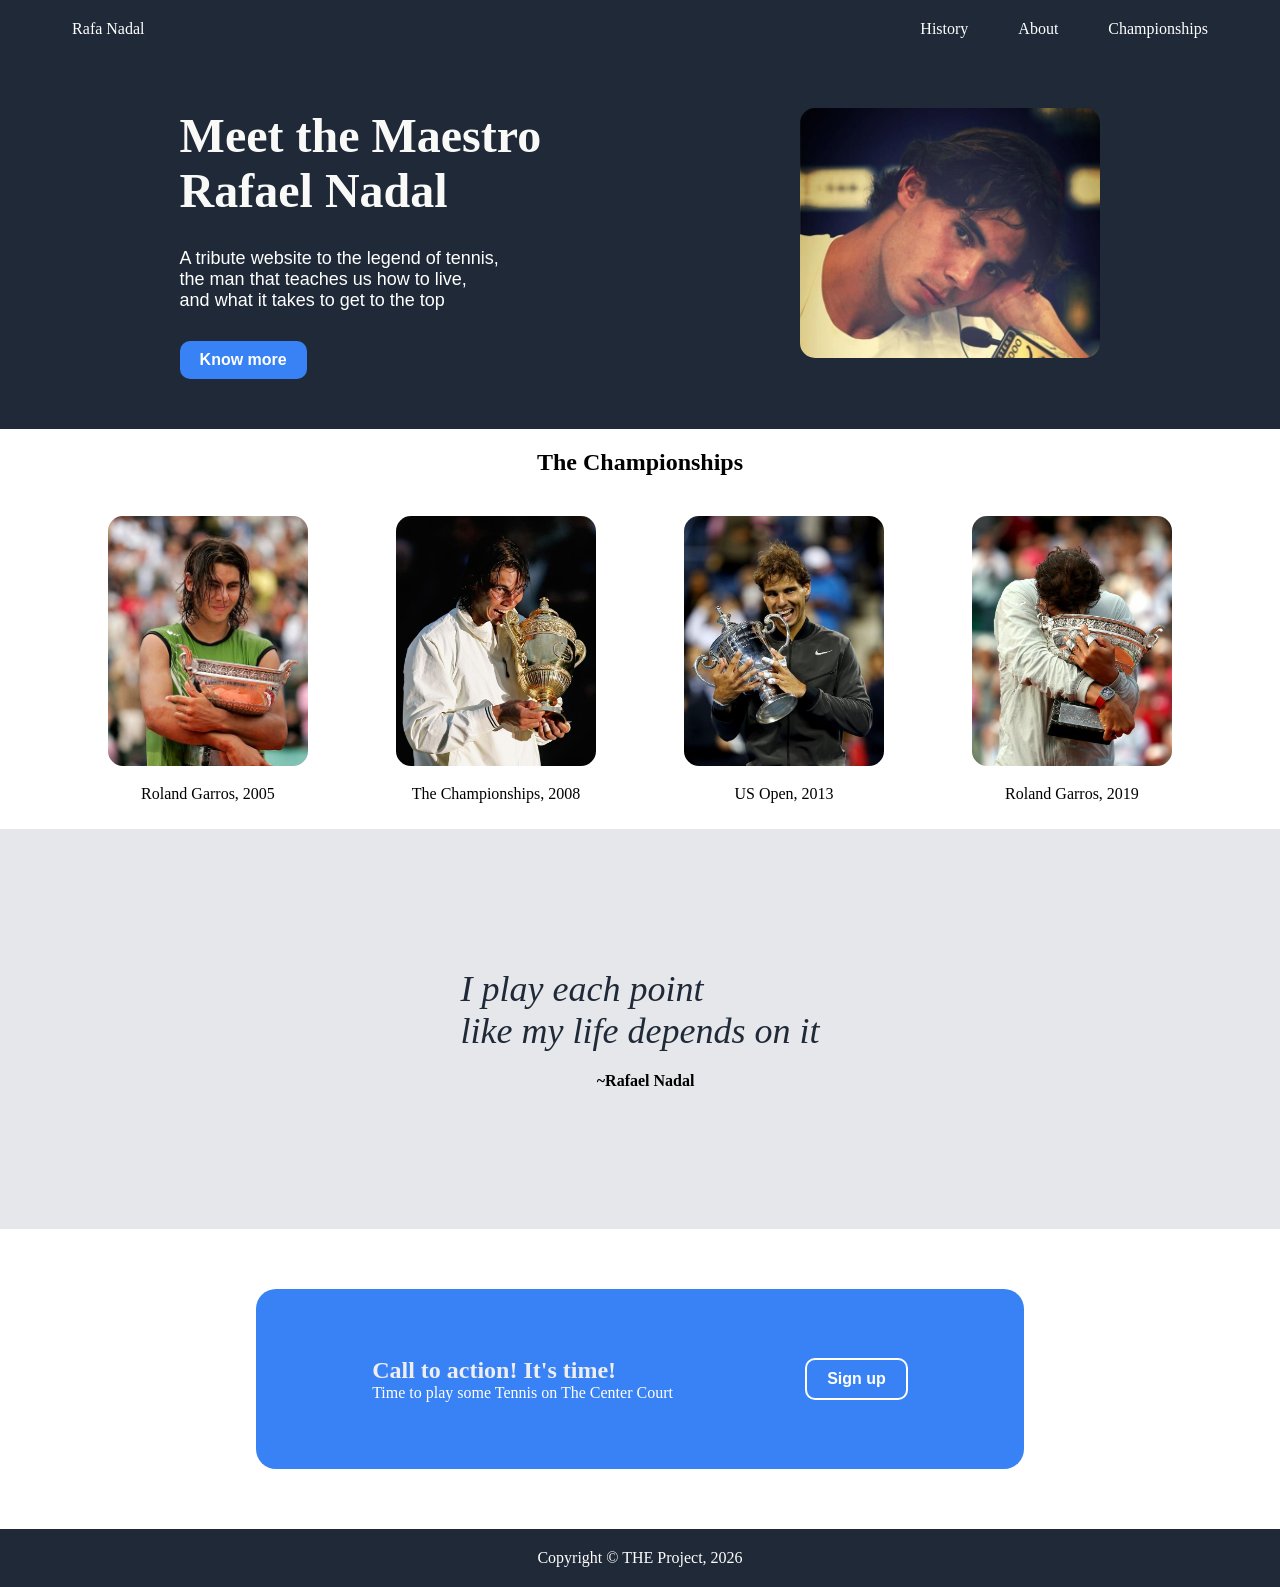
<file: index.html>
<!doctype html>
<html lang="en">
  <head>
    <meta charset="UTF-8" />
    <meta name="viewport" content="width=device-width, initial-scale=1.0" />
    <link rel="stylesheet" href="src/styles.css" />
    <title>Rafael Nadal | Tennis Maestro</title>
  </head>
  <body>
    <nav>
      <div id="logo">
        <p>Rafa Nadal</p>
      </div>
      <div id="nav-section">
        <p>History</p>
        <p>About</p>
        <p>Championships</p>
      </div>
    </nav>
    <header>
      <div>
        <h1>
          Meet the Maestro <br />
          Rafael Nadal
        </h1>
        <p class="hero-desc">
          A tribute website to the legend of tennis,<br />the man that teaches us how to live,<br />and
          what it takes to get to the top
        </p>
        <button>Know more</button>
      </div>
      <img src="assets/hero-bg.jpg" alt="Rafa at a press conference" id="hero-img" />
    </header>
    <section id="championships-section">
      <h2>The Championships</h2>
      <div id="cards-section">
        <figure class="cards">
          <img src="assets/rg-2005.jpg" alt="Championships 1" />
          <figcaption>Roland Garros, 2005</figcaption>
        </figure>
        <figure class="cards">
          <img src="assets/wimbledon-2008.jpg" alt="Championships 1" />
          <figcaption>The Championships, 2008</figcaption>
        </figure>
        <figure class="cards">
          <img src="assets/uso-2013.jpg" alt="Championships 1" />
          <figcaption>US Open, 2013</figcaption>
        </figure>
        <figure class="cards">
          <img src="assets/rg-2019.jpg" alt="Championships 1" />
          <figcaption>Roland Garros, 2019</figcaption>
        </figure>
      </div>
    </section>
    <section id="quote-section">
      <div class="quote-content">
        <h3>I play each point <br />like my life depends on it</h3>
        <p class="quote-attribute">~Rafael Nadal</p>
      </div>
    </section>
    <section id="cta">
      <div id="cta-content">
        <div>
          <h4>Call to action! It's time!</h4>
          <p>Time to play some Tennis on The Center Court</p>
        </div>
        <div>
          <button>Sign up</button>
        </div>
      </div>
    </section>
    <footer>
      <p>Copyright &copy THE Project, 2026</p>
    </footer>
  </body>
</html>
</file>
<file: src/styles.css>
* {
  font-family: Georgia, 'Times New Roman', Times, serif;
  margin: 0;
  padding: 0;
  box-sizing: border-box;
}

/* TYPE SELECTORs */
nav,
header,
footer {
  background-color: #1f2937;
  color: white;
}

h1 {
  font-size: 48px;
  font-weight: 900;
  color: #f9faf8;
}

h2 {
  margin-bottom: 40px;
}

h3 {
  font-size: 36px;
  font-weight: 300;
  color: #1f2937;
  text-align: left;
  font-style: italic;
}

h4{
  font-size: 24px;
  color: #EEEEEE;
}

nav {
  display: flex;
  padding: 20px;
  justify-content: space-around;
}  

header {
  padding: 50px;
  display: flex;
  justify-content: space-around;
}  

section {
  height: 400px;
}

footer {
  padding: 20px;
  text-align: center;
}

button {
  background-color: #3882f6;
  border: none;
  padding: 10px 20px;
  border-radius: 10px;
  font-size: 16px;
  color: white;
  font-weight: bold;
  font-family: 'Gill Sans', 'Gill Sans MT', Calibri, 'Trebuchet MS', sans-serif;
}

button:hover{
  background-color: skyblue;
}

img {
  width: 200px;
  border-radius: 15px;
  height: 250px;
  object-fit: cover;
  object-position: top;
}

figcaption{
  margin-top: 15px;
}

/* HEADER SECTION */
#logo {
  width: 60%;
}

#nav-section {
  display: flex;
  gap: 50px;
}

.hero-desc{
  font-size: 18px;
  margin: 30px 0;
  font-family: 'Gill Sans', 'Gill Sans MT', Calibri, 'Trebuchet MS', sans-serif;
}

#hero-img{
  width: 300px;
}

/* CARDS SECTION */
#cards-section {
  display: flex;
  justify-content: space-evenly;
}

.cards {
  /* background-color: #1f2937; */
  width: 200px;
  height: 200px;
  /* flex: auto; */
  gap: 10;
}

#championships-section {
  text-align: center;
  padding: 20px;
}

/* QUOTE SECTION */
#quote-section {
  background-color: #e5e7eb;
  text-align: center;
  padding: 100px;
  display: flex;
  justify-content: center;
  align-items: center;
}

/*
.quote-content {
  width: 40%;
  margin: 0 auto;
}
*/

.quote-attribute {
  text-align: right;
  margin-right: 125px;
  margin-top: 20px;
  font-weight: 600;
}

/* CTA SECTION */
#cta {
  height: 300px;
  display: flex;
  justify-content: center;
  align-items: center;
}

#cta-content{
  background-color: #3882f6;
  width: 60%;
  height: 60%;
  border-radius: 20px;
  padding: 50px;
  display: flex;
  color: white;
  justify-content: space-around;
  align-items: center;
}

#cta button {
  border: 2px white solid;
}
</file>
